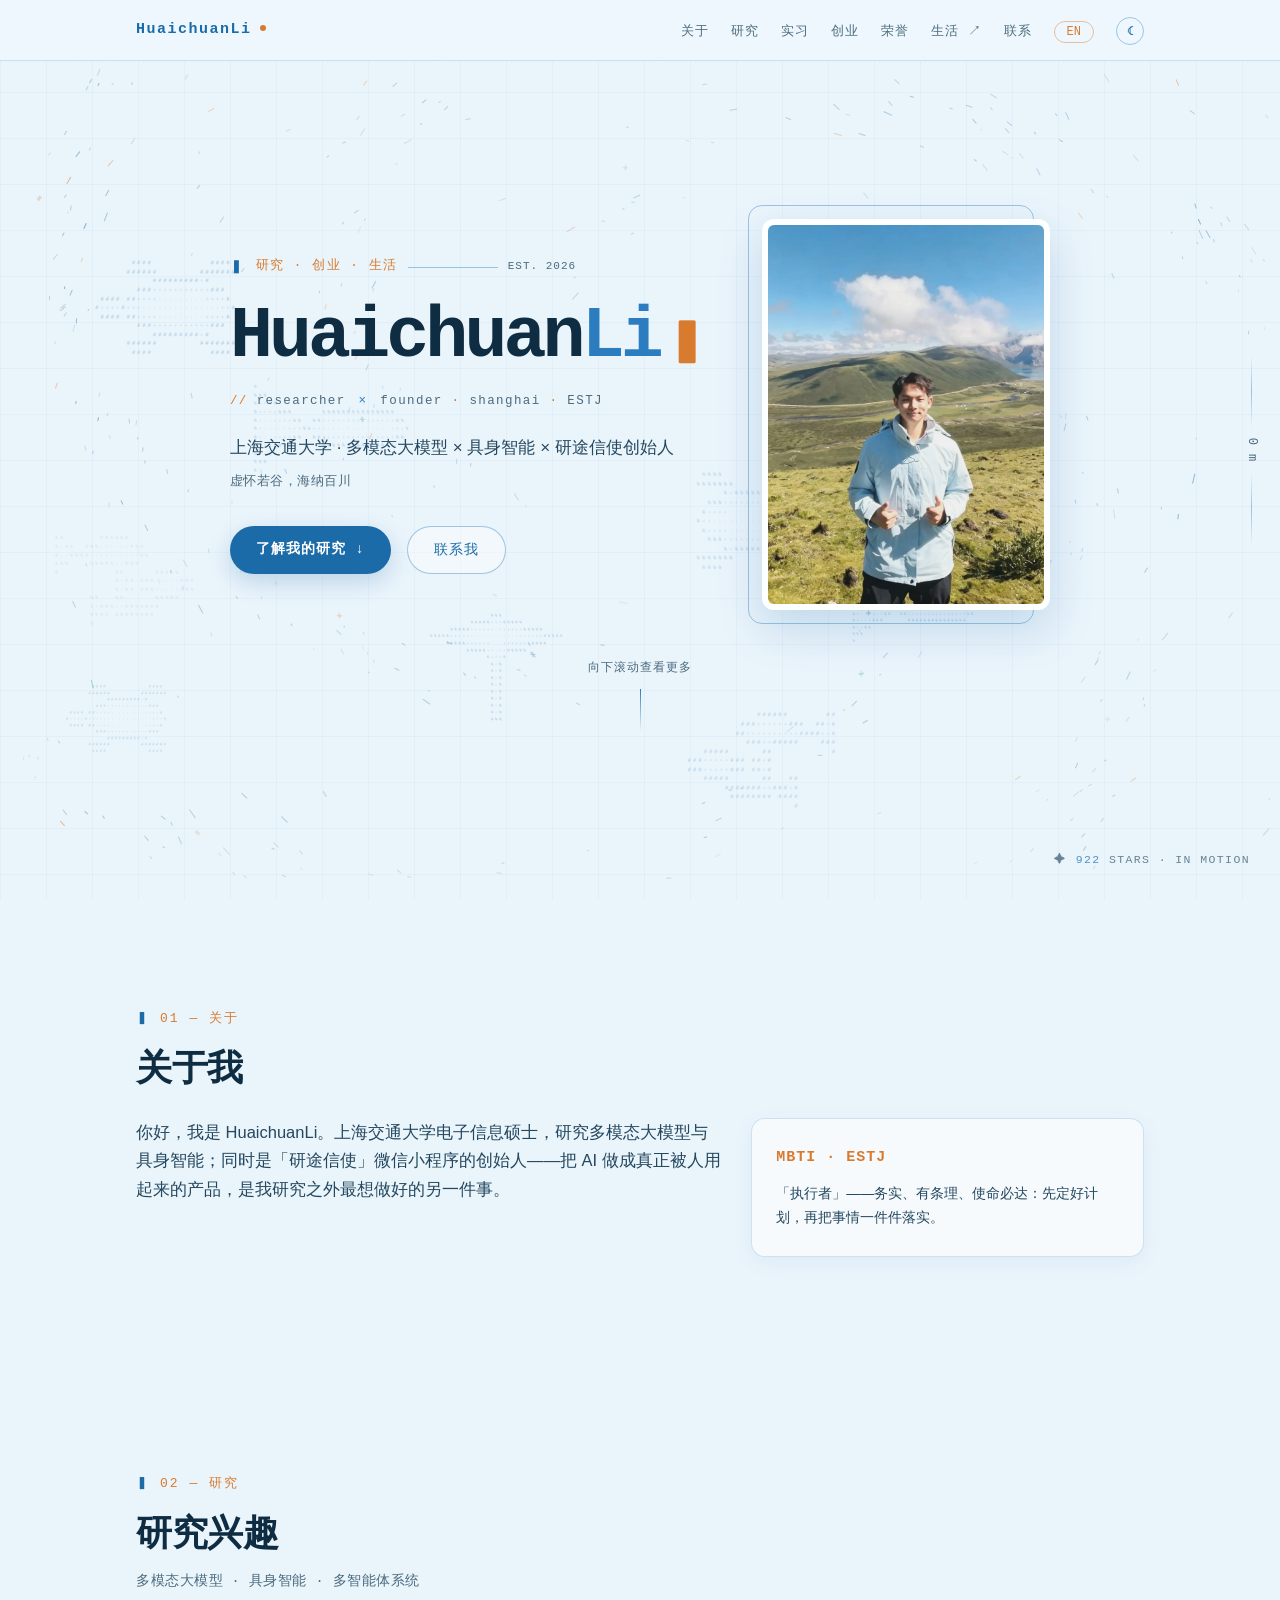
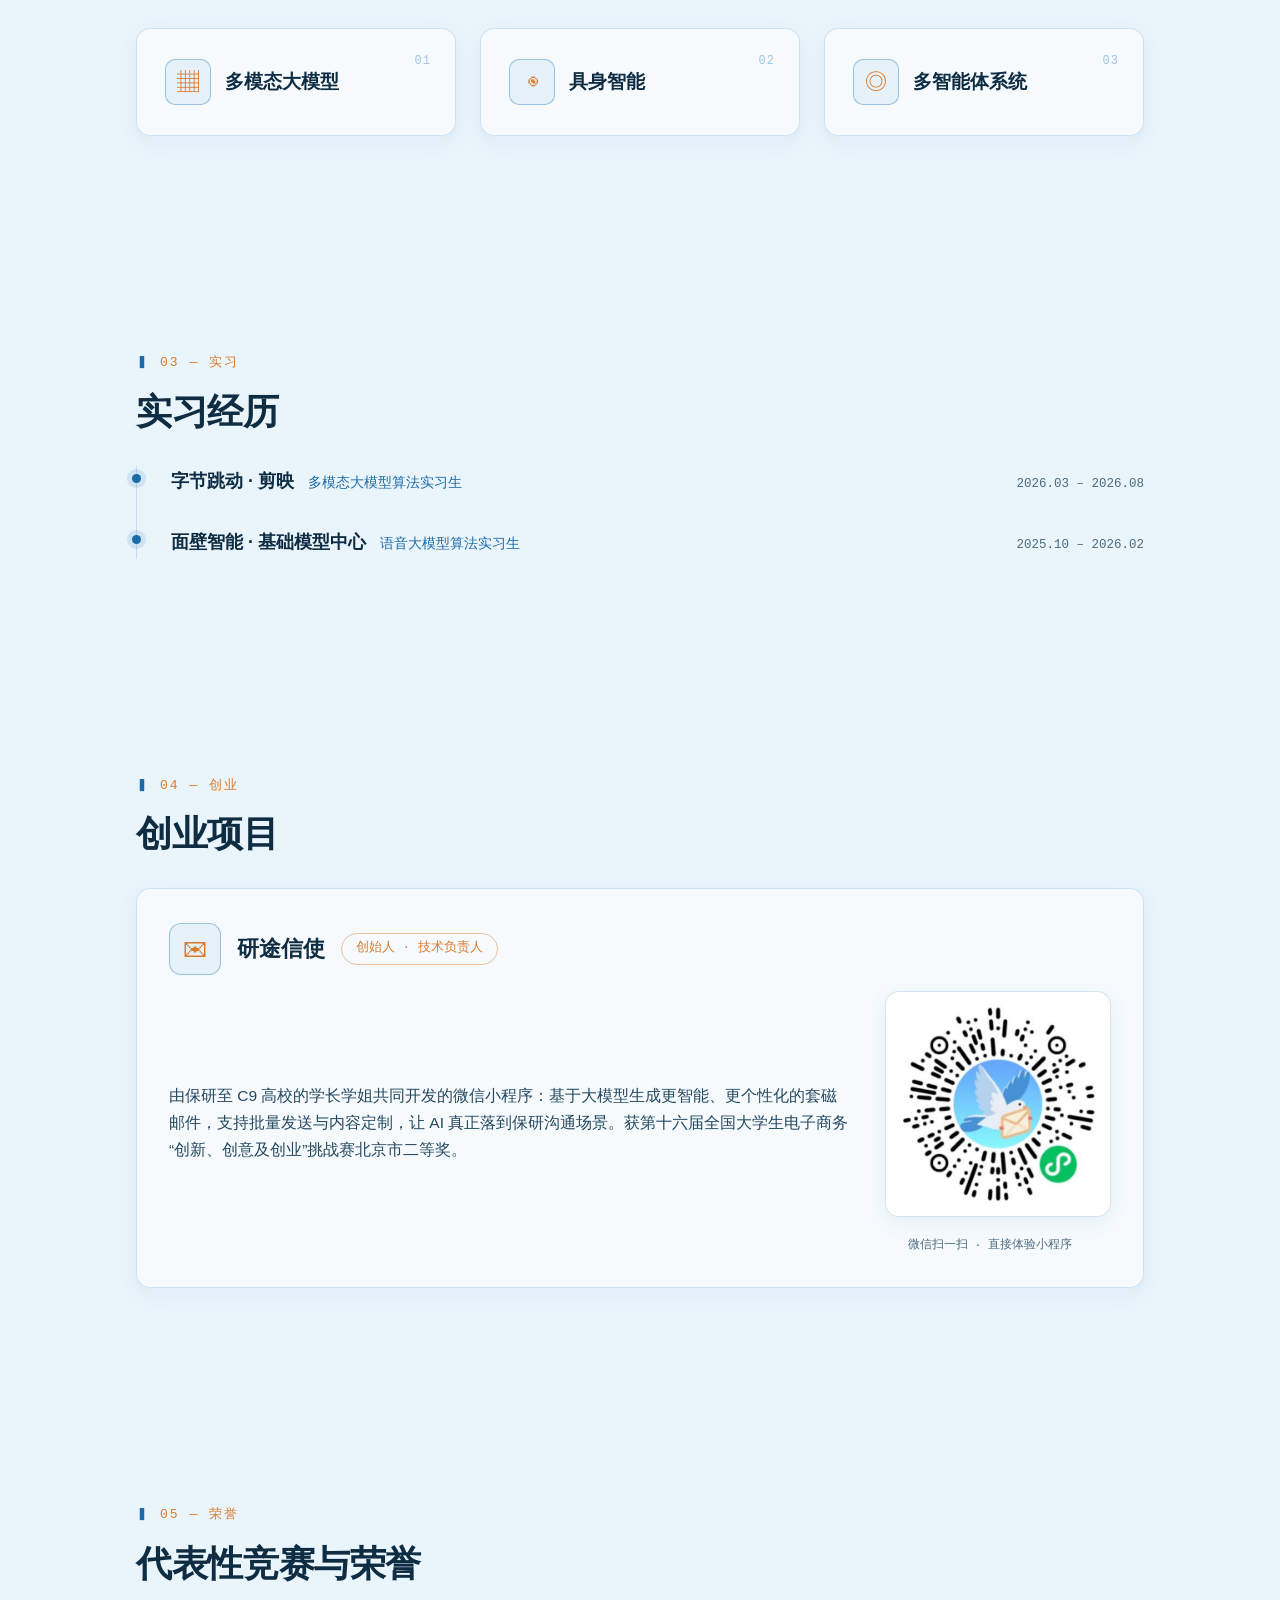
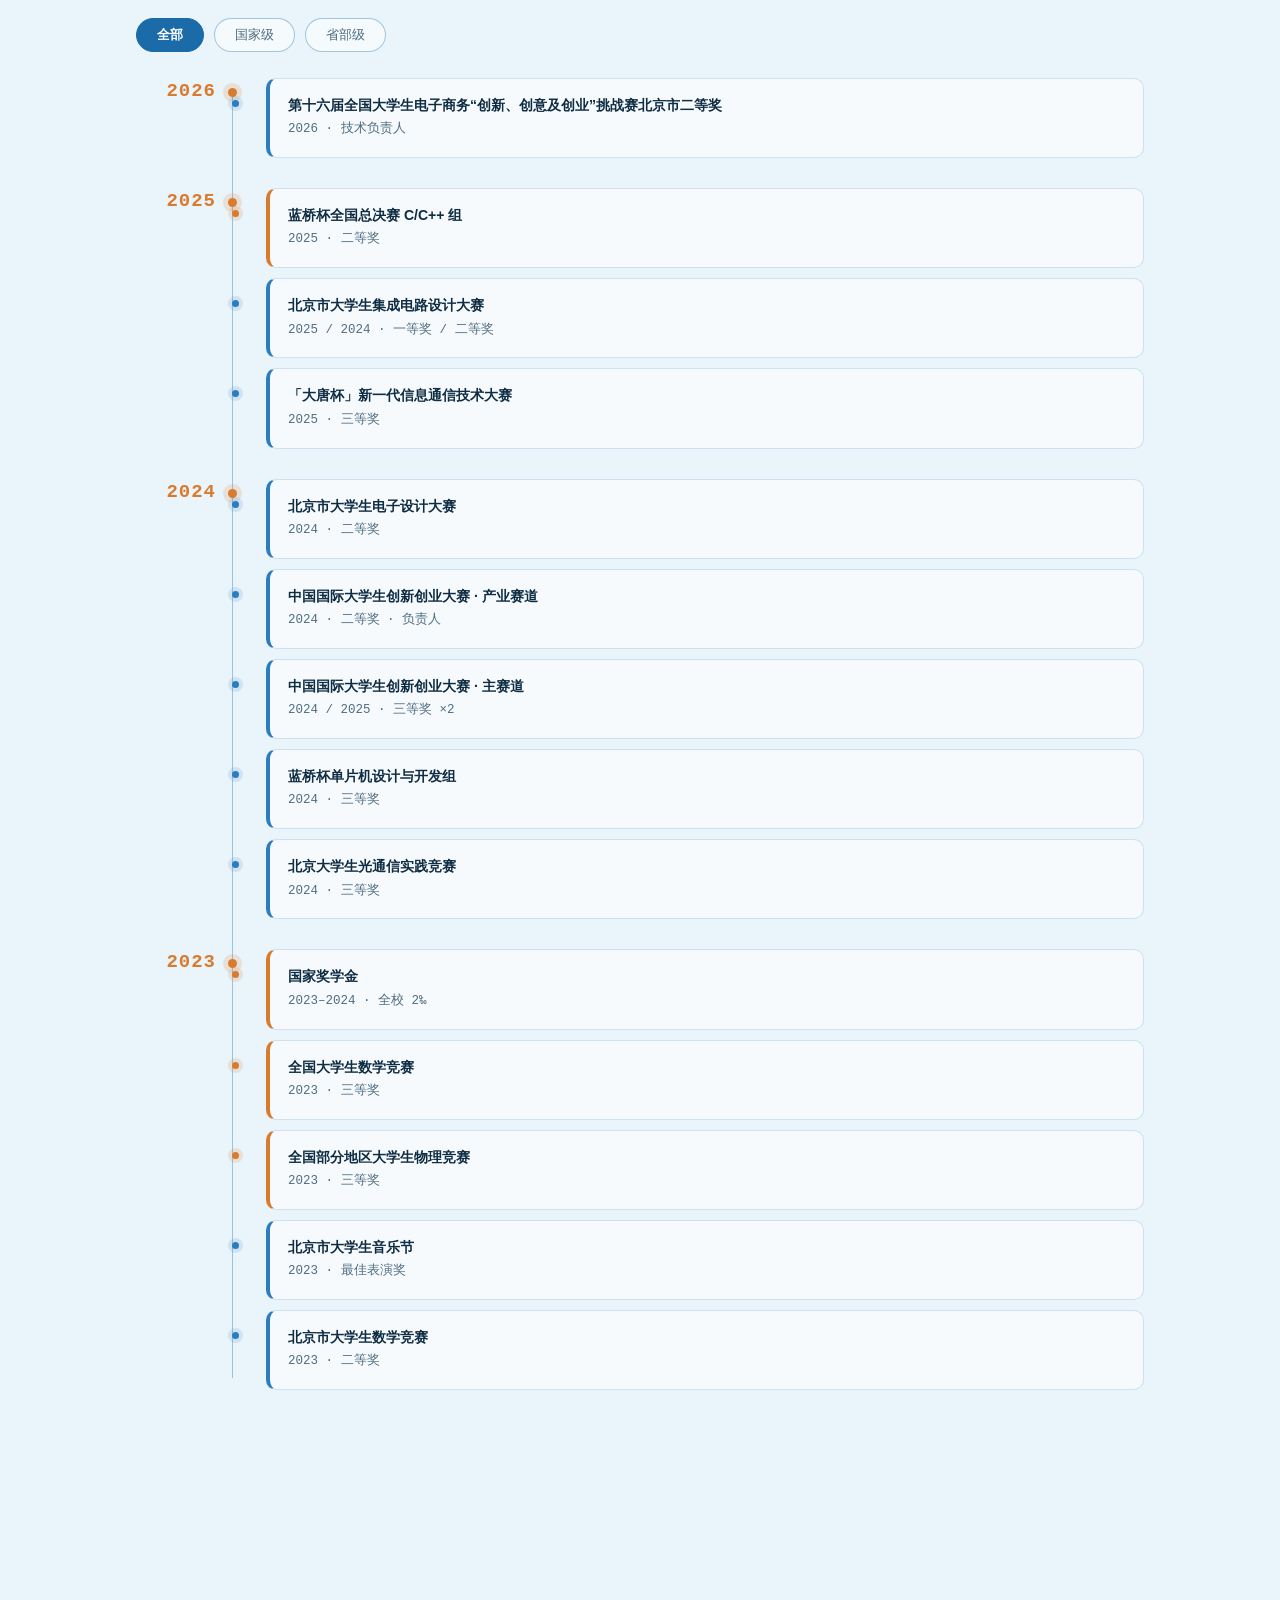
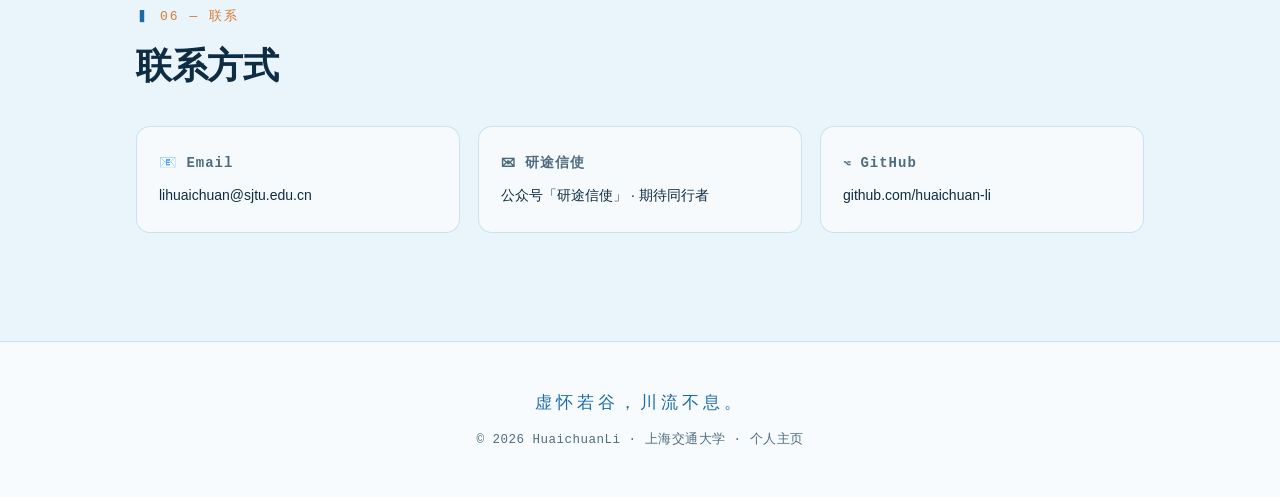
<file: index.html>
<!DOCTYPE html>
<html lang="zh-CN">
<head>
<meta charset="UTF-8">
<meta name="viewport" content="width=device-width, initial-scale=1.0">
<title>HuaichuanLi · 个人主页</title>
<meta name="description" content="HuaichuanLi · 上海交通大学多模态大模型方向研究生 · 具身智能 · 「研途信使」创始人">
<link rel="icon" href="assets/favicon.svg" type="image/svg+xml">
<meta property="og:type" content="profile">
<meta property="og:title" content="HuaichuanLi · Personal Homepage">
<meta property="og:description" content="SJTU · Multimodal LLM × Embodied Intelligence × Founder of Yantu Messenger">
<meta property="og:image" content="https://huaichuan-li.github.io/assets/portrait.jpg">
<meta name="theme-color" content="#EAF4FB" id="themeColor">
<link rel="stylesheet" href="css/style.css">
<script>
document.documentElement.classList.add("js");
/* 兜底：若动画脚本 3s 内未就绪，解除隐藏，保证内容始终可达 */
setTimeout(function () {
  if (!window.__SIGNAL_DEEP_READY) document.documentElement.classList.remove("js");
}, 3000);
</script>
</head>
<body class="sea">
<script>try{if(localStorage.getItem("lemon-sky")==="abyss"){document.body.classList.add("abyss");var m=document.getElementById("themeColor");if(m)m.content="#081624";}}catch(e){}</script>

<a class="skip-link" href="#main"><span class="zh">跳到主内容</span><span class="en">Skip to content</span></a>
<div class="sea-bg" aria-hidden="true"></div>
<div class="depth-meter" id="depthMeter" aria-hidden="true"><span class="dm-line"></span><span class="dm-val" id="depthVal">0 m</span><span class="dm-line"></span></div>

<nav class="nav" id="nav">
  <div class="nav-inner">
    <a href="#hero" class="nav-logo">HuaichuanLi<span class="nav-dot"></span></a>
    <button class="nav-burger" id="navBurger" aria-label="菜单" aria-controls="navLinks" aria-expanded="false"><span></span><span></span><span></span></button>
    <ul class="nav-links" id="navLinks">
      <li><a href="#about"><span class="zh">关于</span><span class="en">about</span></a></li>
      <li><a href="#research"><span class="zh">研究</span><span class="en">research</span></a></li>
      <li><a href="#intern"><span class="zh">实习</span><span class="en">intern</span></a></li>
      <li><a href="#venture"><span class="zh">创业</span><span class="en">venture</span></a></li>
      <li><a href="#honors"><span class="zh">荣誉</span><span class="en">honors</span></a></li>
      <li><a href="life.html"><span class="zh">生活 ↗</span><span class="en">life ↗</span></a></li>
      <li><a href="#contact"><span class="zh">联系</span><span class="en">contact</span></a></li>
      <li><button class="lang-toggle" id="langToggle" aria-label="Switch to English" aria-pressed="false">EN</button></li>
      <li><button class="sky-toggle" id="skyToggle" aria-label="切换深色模式" aria-pressed="false">☾</button></li>
    </ul>
  </div>
</nav>

<header class="hero" id="hero">
  <div class="container hero-grid">
    <div class="hero-text">
      <p class="hero-label reveal"><span class="hl-mark">▍</span><span class="zh">研究 · 创业 · 生活</span><span class="en">Research · Venture · Life</span><span class="hl-rule"></span><span class="hl-id">EST. 2026</span></p>

      <h1 class="hero-name" aria-label="HuaichuanLi">
        <span class="hn-ch" style="--i:0" aria-hidden="true">H</span><span class="hn-ch" style="--i:1" aria-hidden="true">u</span><span class="hn-ch" style="--i:2" aria-hidden="true">a</span><span class="hn-ch" style="--i:3" aria-hidden="true">i</span><span class="hn-ch" style="--i:4" aria-hidden="true">c</span><span class="hn-ch" style="--i:5" aria-hidden="true">h</span><span class="hn-ch" style="--i:6" aria-hidden="true">u</span><span class="hn-ch" style="--i:7" aria-hidden="true">a</span><span class="hn-ch" style="--i:8" aria-hidden="true">n</span><span class="hn-ch hn-accent" style="--i:9" aria-hidden="true">L</span><span class="hn-ch hn-accent" style="--i:10" aria-hidden="true">i</span><span class="hn-cursor" aria-hidden="true">▍</span>
      </h1>

      <p class="hero-slug reveal"><span class="slug-sym">//</span> researcher <span class="slug-x">×</span> founder <span class="slug-sym">·</span> shanghai <span class="slug-sym">·</span> ESTJ</p>
      <p class="hero-tagline reveal"><span class="zh">上海交通大学 · 多模态大模型 × 具身智能 × 研途信使创始人</span><span class="en">SJTU · Multimodal LLM × Embodied Intelligence × Founder of Yantu Messenger</span></p>
      <p class="hero-note reveal"><span class="zh">虚怀若谷，海纳百川</span><span class="en">Humble as a valley, vast as the sea</span></p>
      <div class="hero-cta reveal">
        <a href="#research" class="btn btn-solid"><span class="zh">了解我的研究 ↓</span><span class="en">Explore my research ↓</span></a>
        <a href="#contact" class="btn btn-ghost"><span class="zh">联系我</span><span class="en">Contact</span></a>
      </div>
    </div>
    <figure class="hero-portrait reveal">
      <picture>
        <source srcset="assets/portrait.webp" type="image/webp">
        <img src="assets/portrait.jpg" alt="HuaichuanLi 的户外肖像" class="portrait-img" width="330" height="452" fetchpriority="high" decoding="async">
      </picture>
    </figure>
  </div>
  <div class="hero-scroll"><span class="zh">向下滚动查看更多</span><span class="en">Scroll to explore</span><i></i></div>
  <div class="star-legend" aria-hidden="true">✦ <b id="starCount">—</b> STARS · IN MOTION</div>
</header>

<main id="main" tabindex="-1">

<section class="section" id="about">
  <div class="container">
    <p class="section-label reveal">01 — <span class="zh">关于</span><span class="en">ABOUT</span></p>
    <h2 class="section-title reveal"><span class="zh">关于我</span><span class="en">About Me</span></h2>
    <div class="about-grid">
      <div class="about-text reveal">
        <p><span class="zh">你好，我是 HuaichuanLi。上海交通大学电子信息硕士，研究多模态大模型与具身智能；同时是「研途信使」微信小程序的创始人——把 AI 做成真正被人用起来的产品，是我研究之外最想做好的另一件事。</span><span class="en">Hello, I'm HuaichuanLi. A master's student in Electronic Information at SJTU, researching multimodal LLMs and embodied intelligence. I also founded the "Yantu Messenger" WeChat mini program — turning AI into products people actually use is what I care about most beyond research.</span></p>
      </div>
      <aside class="about-card reveal">
        <h4>MBTI · ESTJ</h4>
        <p><span class="zh">「执行者」——务实、有条理、使命必达：先定好计划，再把事情一件件落实。</span><span class="en">"The Executive" — pragmatic, organized, mission-driven: set the plan, then follow it through.</span></p>
      </aside>
    </div>
  </div>
</section>

<section class="section" id="research">
  <div class="container">
    <p class="section-label reveal">02 — <span class="zh">研究</span><span class="en">RESEARCH</span></p>
    <h2 class="section-title reveal"><span class="zh">研究兴趣</span><span class="en">Research Interests</span></h2>
    <p class="section-sub reveal"><span class="zh">多模态大模型 · 具身智能 · 多智能体系统</span><span class="en">Multimodal LLMs · Embodied Intelligence · Multi-Agent Systems</span></p>
    <div class="route-grid">

      <article class="route-card reveal">
        <div class="route-head">
          <span class="route-glyph">▦</span>
          <h3><span class="zh">多模态大模型</span><span class="en">Multimodal LLM</span></h3>
        </div>
      </article>

      <article class="route-card reveal">
        <div class="route-head">
          <span class="route-glyph">◉</span>
          <h3><span class="zh">具身智能</span><span class="en">Embodied Intelligence</span></h3>
        </div>
      </article>

      <article class="route-card reveal">
        <div class="route-head">
          <span class="route-glyph">◎</span>
          <h3><span class="zh">多智能体系统</span><span class="en">Multi-Agent Systems</span></h3>
        </div>
      </article>

    </div>
  </div>
</section>

<section class="section" id="intern">
  <div class="container">
    <p class="section-label reveal">03 — <span class="zh">实习</span><span class="en">INTERNSHIPS</span></p>
    <h2 class="section-title reveal"><span class="zh">实习经历</span><span class="en">Internships</span></h2>
    <div class="log-list">

      <article class="log-item reveal">
        <div class="log-head">
          <h3><span class="zh">字节跳动 · 剪映</span><span class="en">ByteDance · CapCut</span></h3>
          <span class="log-role"><span class="zh">多模态大模型算法实习生</span><span class="en">Multimodal LLM Algorithm Intern</span></span>
          <span class="log-time">2026.03 – 2026.08</span>
        </div>
      </article>

      <article class="log-item reveal">
        <div class="log-head">
          <h3><span class="zh">面壁智能 · 基础模型中心</span><span class="en">Modelbest · Foundation Model Center</span></h3>
          <span class="log-role"><span class="zh">语音大模型算法实习生</span><span class="en">Speech LLM Algorithm Intern</span></span>
          <span class="log-time">2025.10 – 2026.02</span>
        </div>
      </article>

    </div>
  </div>
</section>

<section class="section" id="venture">
  <div class="container">
    <p class="section-label reveal">04 — <span class="zh">创业</span><span class="en">VENTURE</span></p>
    <h2 class="section-title reveal"><span class="zh">创业项目</span><span class="en">Startup Project</span></h2>
    <article class="venture-card reveal">
      <div class="venture-head">
        <span class="venture-glyph">✉</span>
        <h3><span class="zh">研途信使</span><span class="en">Yantu Messenger</span></h3>
        <span class="venture-badge"><span class="zh">创始人 · 技术负责人</span><span class="en">Founder · Tech Lead</span></span>
      </div>
      <div class="venture-body">
        <div class="venture-copy">
          <p><span class="zh">由保研至 C9 高校的学长学姐共同开发的微信小程序：基于大模型生成更智能、更个性化的套磁邮件，支持批量发送与内容定制，让 AI 真正落到保研沟通场景。获第十六届全国大学生电子商务“创新、创意及创业”挑战赛北京市二等奖。</span><span class="en">A WeChat mini program built with seniors admitted to C9 universities: LLM-powered, personalized outreach emails with bulk sending and customization — AI landing squarely in the grad-school-admission scenario. It won 2nd Prize in Beijing at the 16th National College Student E-Commerce “Innovation, Creativity and Entrepreneurship” Challenge.</span></p>
        </div>
        <figure class="venture-qr">
          <div class="qr-frame">
            <picture>
              <source srcset="assets/yantu-miniapp-qr.webp" type="image/webp">
              <img src="assets/yantu-miniapp-qr.png" alt="研途信使微信小程序码，用微信扫一扫打开" width="240" height="240" loading="lazy" decoding="async">
            </picture>
          </div>
          <figcaption><span class="zh">微信扫一扫 · 直接体验小程序</span><span class="en">Scan in WeChat to open the mini program</span></figcaption>
        </figure>
      </div>
    </article>
  </div>
</section>

<section class="section" id="honors">
  <div class="container">
    <p class="section-label reveal">05 — <span class="zh">荣誉</span><span class="en">HONORS</span></p>
    <h2 class="section-title reveal"><span class="zh">代表性竞赛与荣誉</span><span class="en">Selected Awards &amp; Honors</span></h2>
    <div class="filter-bar reveal" id="awardFilter">
      <button class="filter-btn active" data-filter="all" aria-pressed="true"><span class="zh">全部</span><span class="en">All</span></button>
      <button class="filter-btn" data-filter="national" aria-pressed="false"><span class="zh">国家级</span><span class="en">National</span></button>
      <button class="filter-btn" data-filter="provincial" aria-pressed="false"><span class="zh">省部级</span><span class="en">Provincial</span></button>
    </div>
    <div class="awards-timeline" id="awardsGrid">
      <div class="tl-year-group">
        <p class="tl-year-label">2026</p>
        <div class="tl-year-items">
          <div class="award award-provincial reveal"><h4><span class="zh">第十六届全国大学生电子商务“创新、创意及创业”挑战赛北京市二等奖</span><span class="en">16th National College Student E-Commerce “Innovation, Creativity and Entrepreneurship” Challenge · Beijing 2nd Prize</span></h4><p>2026 · <span class="zh">技术负责人</span><span class="en">Tech Lead</span></p></div>
        </div>
      </div>
      <div class="tl-year-group">
        <p class="tl-year-label">2025</p>
        <div class="tl-year-items">
          <div class="award award-national reveal"><h4><span class="zh">蓝桥杯全国总决赛 C/C++ 组</span><span class="en">Lanqiao Cup National Finals C/C++</span></h4><p>2025 · <span class="zh">二等奖</span><span class="en">2nd Prize</span></p></div>
          <div class="award award-provincial reveal"><h4><span class="zh">北京市大学生集成电路设计大赛</span><span class="en">Beijing IC Design Contest</span></h4><p>2025 / 2024 · <span class="zh">一等奖 / 二等奖</span><span class="en">1st / 2nd Prize</span></p></div>
          <div class="award award-provincial reveal"><h4><span class="zh">「大唐杯」新一代信息通信技术大赛</span><span class="en">"Datang Cup" ICT Contest</span></h4><p>2025 · <span class="zh">三等奖</span><span class="en">3rd Prize</span></p></div>
        </div>
      </div>
      <div class="tl-year-group">
        <p class="tl-year-label">2024</p>
        <div class="tl-year-items">
          <div class="award award-provincial reveal"><h4><span class="zh">北京市大学生电子设计大赛</span><span class="en">Beijing Electronic Design Contest</span></h4><p>2024 · <span class="zh">二等奖</span><span class="en">2nd Prize</span></p></div>
          <div class="award award-provincial reveal"><h4><span class="zh">中国国际大学生创新创业大赛 · 产业赛道</span><span class="en">Intl. Innovation Competition · Industry Track</span></h4><p>2024 · <span class="zh">二等奖 · 负责人</span><span class="en">2nd Prize · Lead</span></p></div>
          <div class="award award-provincial reveal"><h4><span class="zh">中国国际大学生创新创业大赛 · 主赛道</span><span class="en">Intl. Innovation Competition · Main Track</span></h4><p>2024 / 2025 · <span class="zh">三等奖 ×2</span><span class="en">3rd Prize ×2</span></p></div>
          <div class="award award-provincial reveal"><h4><span class="zh">蓝桥杯单片机设计与开发组</span><span class="en">Lanqiao Cup MCU Development</span></h4><p>2024 · <span class="zh">三等奖</span><span class="en">3rd Prize</span></p></div>
          <div class="award award-provincial reveal"><h4><span class="zh">北京大学生光通信实践竞赛</span><span class="en">Beijing Optical Communication Contest</span></h4><p>2024 · <span class="zh">三等奖</span><span class="en">3rd Prize</span></p></div>
        </div>
      </div>
      <div class="tl-year-group">
        <p class="tl-year-label">2023</p>
        <div class="tl-year-items">
          <div class="award award-national reveal"><h4><span class="zh">国家奖学金</span><span class="en">National Scholarship</span></h4><p>2023–2024 · <span class="zh">全校 2‰</span><span class="en">Top 0.2%</span></p></div>
          <div class="award award-national reveal"><h4><span class="zh">全国大学生数学竞赛</span><span class="en">National Mathematics Competition</span></h4><p>2023 · <span class="zh">三等奖</span><span class="en">3rd Prize</span></p></div>
          <div class="award award-national reveal"><h4><span class="zh">全国部分地区大学生物理竞赛</span><span class="en">Regional Physics Competition</span></h4><p>2023 · <span class="zh">三等奖</span><span class="en">3rd Prize</span></p></div>
          <div class="award award-provincial reveal"><h4><span class="zh">北京市大学生音乐节</span><span class="en">Beijing College Music Festival</span></h4><p>2023 · <span class="zh">最佳表演奖</span><span class="en">Best Performance</span></p></div>
          <div class="award award-provincial reveal"><h4><span class="zh">北京市大学生数学竞赛</span><span class="en">Beijing Mathematics Competition</span></h4><p>2023 · <span class="zh">二等奖</span><span class="en">2nd Prize</span></p></div>
        </div>
      </div>
    </div>
  </div>
</section>

<section class="section contact" id="contact">
  <div class="container">
    <p class="section-label reveal">06 — <span class="zh">联系</span><span class="en">CONTACT</span></p>
    <h2 class="section-title reveal"><span class="zh">联系方式</span><span class="en">Get in Touch</span></h2>
    <div class="contact-grid">
      <a class="contact-card reveal" href="mailto:lihuaichuan@sjtu.edu.cn"><h4>📧 Email</h4><p>lihuaichuan@sjtu.edu.cn</p></a>
      <div class="contact-card reveal"><h4>✉ <span class="zh">研途信使</span><span class="en">Yantu Messenger</span></h4><p><span class="zh">公众号「研途信使」 · 期待同行者</span><span class="en">Official account · join the journey</span></p></div>
      <a class="contact-card reveal" href="https://github.com/huaichuan-li" target="_blank" rel="noopener"><h4>⌥ GitHub</h4><p>github.com/huaichuan-li</p></a>
    </div>
  </div>
</section>

</main>

<footer class="footer">
  <p class="footer-quote"><span class="zh">虚怀若谷，川流不息。</span><span class="en">Stay humble, keep flowing.</span></p>
  <p class="footer-meta">© 2026 HuaichuanLi · <span class="zh">上海交通大学</span><span class="en">Shanghai Jiao Tong University</span> · <span class="zh">个人主页</span><span class="en">Personal Homepage</span></p>
</footer>

<script defer src="js/creatures.js"></script>
<script defer src="js/cosmos.js"></script>
<script defer src="js/sea.js"></script>
<script defer src="js/main.js"></script>
</body>
</html>
</file>
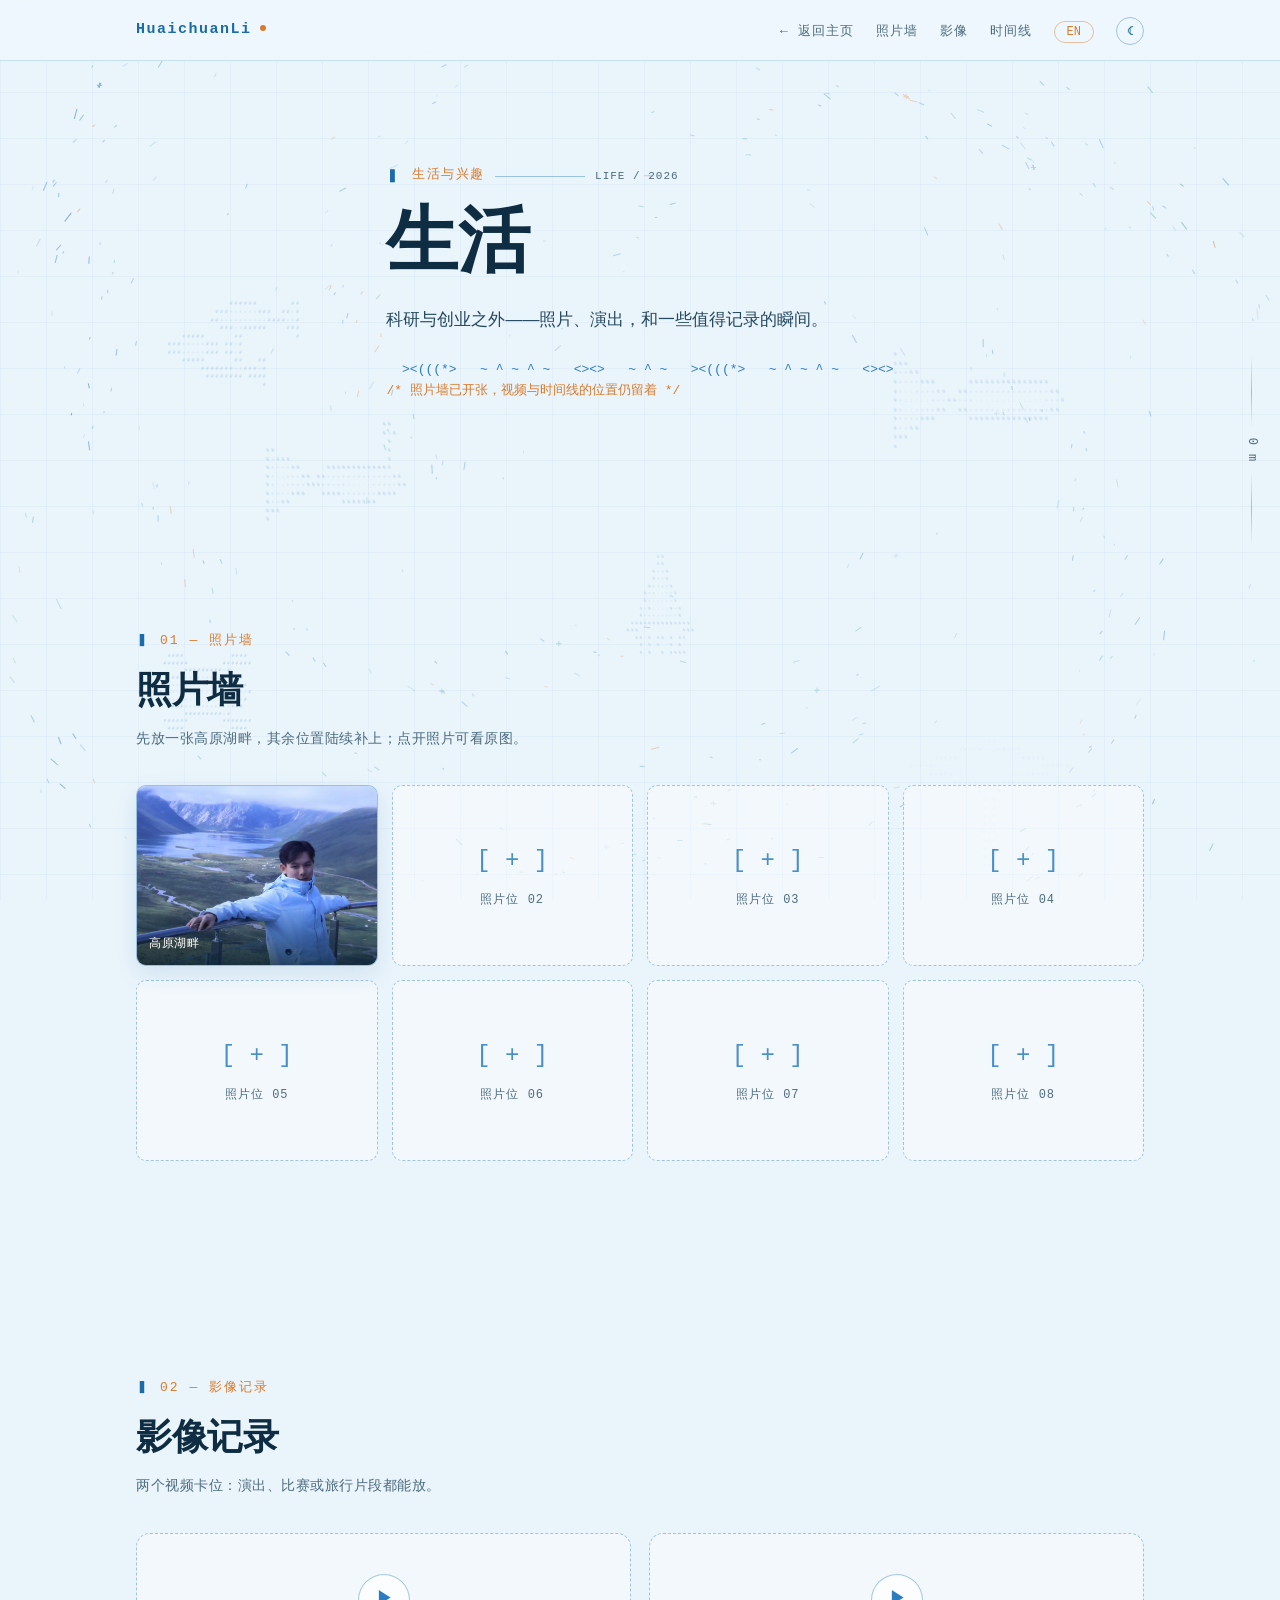
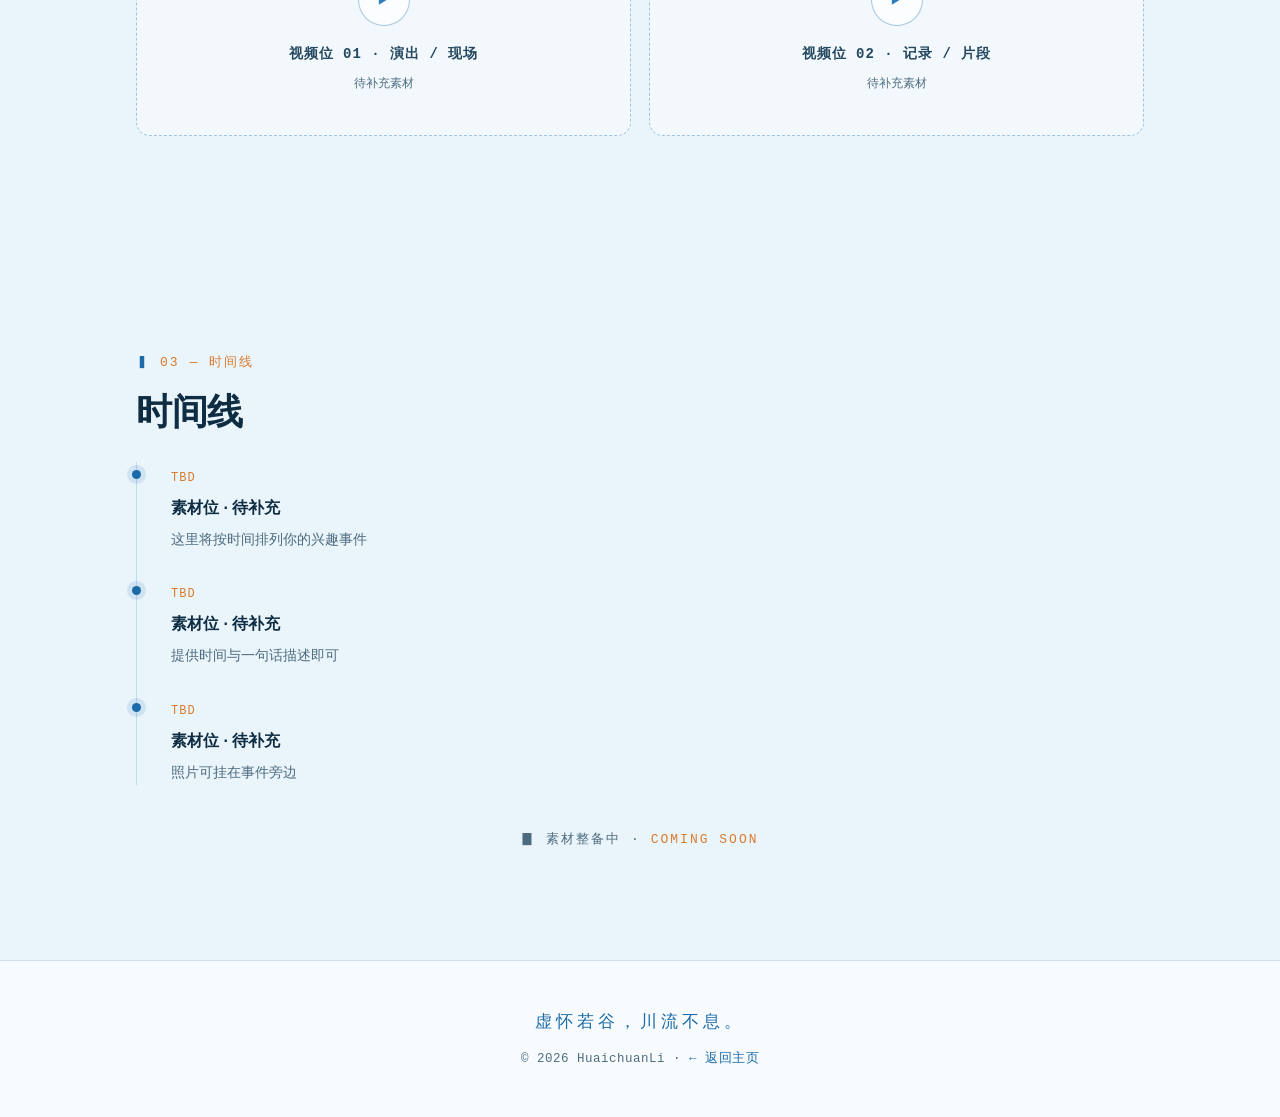
<file: life.html>
<!DOCTYPE html>
<html lang="zh-CN">
<head>
<meta charset="UTF-8">
<meta name="viewport" content="width=device-width, initial-scale=1.0">
<title>HuaichuanLi · 生活 / Life</title>
<meta name="description" content="HuaichuanLi 的兴趣与生活：照片墙、影像记录与时间线 · 素材整理中">
<link rel="icon" href="assets/favicon.svg" type="image/svg+xml">
<meta name="theme-color" content="#EAF4FB" id="themeColor">
<link rel="stylesheet" href="css/style.css">
<script>
document.documentElement.classList.add("js");
/* 兜底：若动画脚本 3s 内未就绪，解除隐藏，保证内容始终可达 */
setTimeout(function () {
  if (!window.__SIGNAL_DEEP_READY) document.documentElement.classList.remove("js");
}, 3000);
</script>
<style>
/* ---- life.html 专属 ---- */
.log-banner { font-family: var(--mono); color: var(--teal); font-size: 13px; line-height: 1.6; white-space: pre; overflow-x: auto; padding: 26px 0 6px; }
.log-banner span { color: var(--amber); }

.photo-wall { display: grid; grid-template-columns: repeat(4, 1fr); gap: 14px; margin-top: 26px; }
.photo-slot {
  aspect-ratio: 4 / 3; border: 1.5px dashed var(--line-strong); border-radius: 10px;
  display: flex; flex-direction: column; align-items: center; justify-content: center; gap: 8px;
  color: var(--muted); background: rgba(255, 255, 255, .38);
  transition: border-color .25s, background .25s, box-shadow .25s; cursor: default;
}
.photo-slot:hover { border-color: var(--teal); background: rgba(44, 125, 191, .08); box-shadow: 0 10px 24px rgba(27, 107, 168, .10); }
.photo-slot .ps-icon { font-size: 24px; font-family: var(--mono); color: var(--teal); opacity: .85; }
.photo-slot .ps-label { font-family: var(--mono); font-size: 12px; letter-spacing: 1px; }
.photo-slot img { width: 100%; height: 100%; object-fit: cover; border-radius: 10px; }
/* 已填充的照片格：去掉虚线占位，加图注与点开原图 */
.photo-slot--filled {
  display: block; position: relative; overflow: hidden; padding: 0;
  border-style: solid; background: var(--bg-base); cursor: pointer;
  box-shadow: 0 8px 22px rgba(27, 107, 168, .12);
}
.photo-slot--filled:hover { border-color: var(--teal); box-shadow: 0 14px 32px rgba(27, 107, 168, .22); }
.photo-slot--filled picture, .photo-slot--filled img { display: block; width: 100%; height: 100%; }
.photo-slot--filled img { border-radius: 0; object-position: center 32%; transition: transform .45s ease; }
.photo-slot--filled:hover img { transform: scale(1.05); }
.photo-slot--filled .ps-caption {
  position: absolute; left: 0; right: 0; bottom: 0; padding: 30px 12px 10px;
  background: linear-gradient(180deg, transparent, rgba(8, 30, 48, .74));
  color: #fff; font-family: var(--mono); font-size: 12px; letter-spacing: .5px;
  text-align: left; pointer-events: none;
}
.photo-slot--filled .ps-open {
  position: absolute; top: 8px; right: 10px; width: 24px; height: 24px;
  display: flex; align-items: center; justify-content: center;
  border-radius: 50%; background: rgba(8, 30, 48, .46); color: #fff;
  font-family: var(--mono); font-size: 13px; opacity: 0;
  transition: opacity .25s; pointer-events: none;
}
.photo-slot--filled:hover .ps-open, .photo-slot--filled:focus-visible .ps-open { opacity: 1; }
body.abyss .photo-slot--filled { background: var(--bg-base); }

.video-row { display: grid; grid-template-columns: 1fr 1fr; gap: 18px; margin-top: 26px; }
.video-slot {
  border: 1.5px dashed var(--line-strong); border-radius: var(--radius);
  padding: 40px 30px; text-align: center; color: var(--muted);
  background: rgba(255, 255, 255, .38); transition: border-color .25s, background .25s;
}
.video-slot:hover { border-color: var(--amber); background: rgba(217, 123, 46, .06); }
.video-slot .vs-play {
  width: 52px; height: 52px; border-radius: 50%; margin: 0 auto 16px;
  border: 1px solid var(--line-strong); color: var(--teal);
  display: flex; align-items: center; justify-content: center; font-size: 18px;
  font-family: var(--mono); padding-left: 3px; background: rgba(255, 255, 255, .7);
}
.video-slot h4 { font-family: var(--mono); font-size: 14px; color: var(--ink); letter-spacing: 1px; }
.video-slot p { font-family: var(--mono); font-size: 12px; margin-top: 8px; }

.life-timeline { margin-top: 26px; border-left: 1px solid var(--line); padding-left: 34px; display: grid; gap: 26px; }
.lt-item { position: relative; }
.lt-item::before {
  content: ""; position: absolute; left: -39px; top: 8px;
  width: 9px; height: 9px; border-radius: 50%;
  background: var(--blue); box-shadow: 0 0 0 5px rgba(44, 125, 191, .14);
}
.lt-item .lt-year { font-family: var(--mono); font-size: 12px; color: var(--amber); letter-spacing: 1px; }
.lt-item h4 { font-size: 16px; color: var(--foam); margin: 4px 0 6px; }
.lt-item p { font-size: 14px; color: var(--muted); font-family: var(--mono); }

.coming-note {
  margin-top: 44px; text-align: center; font-family: var(--mono); font-size: 13px;
  color: var(--muted); letter-spacing: 2px;
}
.coming-note b { color: var(--amber); font-weight: 500; }

@media (max-width: 900px) {
  .photo-wall { grid-template-columns: repeat(2, 1fr); }
  .video-row { grid-template-columns: 1fr; }
}
body.abyss .photo-slot, body.abyss .video-slot { background: rgba(255, 255, 255, .04); }
body.abyss .photo-slot:hover { background: rgba(140, 203, 238, .10); }
body.abyss .video-slot:hover { background: rgba(232, 164, 92, .10); }
body.abyss .video-slot .vs-play { background: rgba(255, 255, 255, .08); }
</style>
</head>
<body class="sea">
<script>try{if(localStorage.getItem("lemon-sky")==="abyss"){document.body.classList.add("abyss");var m=document.getElementById("themeColor");if(m)m.content="#081624";}}catch(e){}</script>

<a class="skip-link" href="#main"><span class="zh">跳到主内容</span><span class="en">Skip to content</span></a>
<div class="sea-bg" aria-hidden="true"></div>
<div class="depth-meter" id="depthMeter" aria-hidden="true"><span class="dm-line"></span><span class="dm-val" id="depthVal">0 m</span><span class="dm-line"></span></div>

<nav class="nav" id="nav">
  <div class="nav-inner">
    <a href="index.html" class="nav-logo">HuaichuanLi<span class="nav-dot"></span></a>
    <button class="nav-burger" id="navBurger" aria-label="菜单" aria-controls="navLinks" aria-expanded="false"><span></span><span></span><span></span></button>
    <ul class="nav-links" id="navLinks">
      <li><a href="index.html"><span class="zh">← 返回主页</span><span class="en">← Back</span></a></li>
      <li><a href="#photos"><span class="zh">照片墙</span><span class="en">photos</span></a></li>
      <li><a href="#videos"><span class="zh">影像</span><span class="en">videos</span></a></li>
      <li><a href="#timeline"><span class="zh">时间线</span><span class="en">timeline</span></a></li>
      <li><button class="lang-toggle" id="langToggle" aria-label="Switch to English" aria-pressed="false">EN</button></li>
      <li><button class="sky-toggle" id="skyToggle" aria-label="切换深色模式" aria-pressed="false">☾</button></li>
    </ul>
  </div>
</nav>

<header class="hero" id="hero" style="min-height: 58vh;">
  <div class="container">
    <p class="hero-label reveal"><span class="hl-mark">▍</span><span class="zh">生活与兴趣</span><span class="en">Life &amp; Interests</span><span class="hl-rule"></span><span class="hl-id">LIFE / 2026</span></p>
    <h1 class="hero-name reveal" style="font-size: clamp(40px, 6vw, 72px); display: block; letter-spacing: normal;"><span class="zh">生活</span><span class="en">Life</span></h1>
    <p class="hero-tagline reveal"><span class="zh">科研与创业之外——照片、演出，和一些值得记录的瞬间。</span><span class="en">Beyond research and startups — photos, performances, and moments worth keeping.</span></p>
    <pre class="log-banner reveal" aria-hidden="true">  &gt;&lt;(((*&gt;   ~ ^ ~ ^ ~   &lt;&gt;&lt;&gt;   ~ ^ ~   &gt;&lt;(((*&gt;   ~ ^ ~ ^ ~   &lt;&gt;&lt;&gt;
<span class="zh">/* 照片墙已开张，视频与时间线的位置仍留着 */</span><span class="en">/* photo wall is live, slots for videos &amp; timeline remain */</span></pre>
  </div>
</header>

<main id="main" tabindex="-1">

<section class="section" id="photos">
  <div class="container">
    <p class="section-label reveal">01 — <span class="zh">照片墙</span><span class="en">PHOTO WALL</span></p>
    <h2 class="section-title reveal"><span class="zh">照片墙</span><span class="en">Photo Wall</span></h2>
    <p class="section-sub reveal"><span class="zh">先放一张高原湖畔，其余位置陆续补上；点开照片可看原图。</span><span class="en">An alpine lake to start with, more to come — click a photo for the full image.</span></p>
    <div class="photo-wall">
      <a class="photo-slot photo-slot--filled reveal" href="assets/life-lake.jpg" target="_blank" rel="noopener" aria-label="查看高原湖畔照片原图">
        <picture>
          <source srcset="assets/life-lake.webp" type="image/webp">
          <img src="assets/life-lake.jpg" alt="" width="1920" height="1280" loading="lazy" decoding="async">
        </picture>
        <span class="ps-caption"><span class="zh">高原湖畔</span><span class="en">Alpine Lake</span></span>
        <span class="ps-open" aria-hidden="true">↗</span>
      </a>
      <div class="photo-slot reveal"><span class="ps-icon">[ + ]</span><span class="ps-label"><span class="zh">照片位 02</span><span class="en">photo 02</span></span></div>
      <div class="photo-slot reveal"><span class="ps-icon">[ + ]</span><span class="ps-label"><span class="zh">照片位 03</span><span class="en">photo 03</span></span></div>
      <div class="photo-slot reveal"><span class="ps-icon">[ + ]</span><span class="ps-label"><span class="zh">照片位 04</span><span class="en">photo 04</span></span></div>
      <div class="photo-slot reveal"><span class="ps-icon">[ + ]</span><span class="ps-label"><span class="zh">照片位 05</span><span class="en">photo 05</span></span></div>
      <div class="photo-slot reveal"><span class="ps-icon">[ + ]</span><span class="ps-label"><span class="zh">照片位 06</span><span class="en">photo 06</span></span></div>
      <div class="photo-slot reveal"><span class="ps-icon">[ + ]</span><span class="ps-label"><span class="zh">照片位 07</span><span class="en">photo 07</span></span></div>
      <div class="photo-slot reveal"><span class="ps-icon">[ + ]</span><span class="ps-label"><span class="zh">照片位 08</span><span class="en">photo 08</span></span></div>
    </div>
  </div>
</section>

<section class="section" id="videos">
  <div class="container">
    <p class="section-label reveal">02 — <span class="zh">影像记录</span><span class="en">VIDEO LOG</span></p>
    <h2 class="section-title reveal"><span class="zh">影像记录</span><span class="en">Video Log</span></h2>
    <p class="section-sub reveal"><span class="zh">两个视频卡位：演出、比赛或旅行片段都能放。</span><span class="en">Two video slots: performances, contests or trips all fit.</span></p>
    <div class="video-row">
      <div class="video-slot reveal">
        <div class="vs-play">▶</div>
        <h4><span class="zh">视频位 01 · 演出 / 现场</span><span class="en">video 01 · live</span></h4>
        <p><span class="zh">待补充素材</span><span class="en">material pending</span></p>
      </div>
      <div class="video-slot reveal">
        <div class="vs-play">▶</div>
        <h4><span class="zh">视频位 02 · 记录 / 片段</span><span class="en">video 02 · clips</span></h4>
        <p><span class="zh">待补充素材</span><span class="en">material pending</span></p>
      </div>
    </div>
  </div>
</section>

<section class="section" id="timeline">
  <div class="container">
    <p class="section-label reveal">03 — <span class="zh">时间线</span><span class="en">TIMELINE</span></p>
    <h2 class="section-title reveal"><span class="zh">时间线</span><span class="en">Timeline</span></h2>
    <div class="life-timeline">
      <div class="lt-item reveal">
        <span class="lt-year">TBD</span>
        <h4><span class="zh">素材位 · 待补充</span><span class="en">Slot · pending</span></h4>
        <p><span class="zh">这里将按时间排列你的兴趣事件</span><span class="en">interest milestones will line up here</span></p>
      </div>
      <div class="lt-item reveal">
        <span class="lt-year">TBD</span>
        <h4><span class="zh">素材位 · 待补充</span><span class="en">Slot · pending</span></h4>
        <p><span class="zh">提供时间与一句话描述即可</span><span class="en">just a date and one line</span></p>
      </div>
      <div class="lt-item reveal">
        <span class="lt-year">TBD</span>
        <h4><span class="zh">素材位 · 待补充</span><span class="en">Slot · pending</span></h4>
        <p><span class="zh">照片可挂在事件旁边</span><span class="en">photos can attach alongside</span></p>
      </div>
    </div>
    <p class="coming-note reveal"><span class="zh">▊ 素材整备中 · </span><span class="en">▊ material incoming · </span><b>COMING SOON</b></p>
  </div>
</section>

</main>

<footer class="footer">
  <p class="footer-quote"><span class="zh">虚怀若谷，川流不息。</span><span class="en">Stay humble, keep flowing.</span></p>
  <p class="footer-meta">© 2026 HuaichuanLi · <a href="index.html" style="color: var(--blue);"><span class="zh">← 返回主页</span><span class="en">← back home</span></a></p>
</footer>

<script defer src="js/creatures.js"></script>
<script defer src="js/cosmos.js"></script>
<script defer src="js/sea.js"></script>
<script defer src="js/main.js"></script>
</body>
</html>
</file>
<file: css/style.css>
/* ============ SIGNAL DEEP · 浅蓝观测站 ============ */
:root {
  --bg-top: #EAF4FB;
  --bg-base: #E4F1FA;
  --bg-abyss: #CFE5F5;
  --teal: #2C7DBF;          /* 主蓝 */
  --blue: #1B6BA8;          /* 深蓝 */
  --mint: #3E8FC7;          /* 次蓝 */
  --foam: #0E2C42;          /* 标题墨蓝 */
  --ink: #24485F;           /* 正文 */
  --muted: rgba(36, 72, 95, .80);   /* 5.00:1 on #E4F1FA · WCAG AA */
  --line: rgba(44, 125, 191, .20);
  --line-strong: rgba(44, 125, 191, .42);
  --amber: #D97B2E;         /* 暖橙点缀 */
  --card: rgba(255, 255, 255, .58);
  --radius: 14px;
  --mono: ui-monospace, "SF Mono", SFMono-Regular, Menlo, Consolas, "Courier New", monospace;
}
* { margin: 0; padding: 0; box-sizing: border-box; }
html { scroll-behavior: smooth; }
/* 键盘焦点：AA 2.4.7，仅键盘操作显示，不干扰鼠标点击 */
:focus-visible {
  outline: 3px solid var(--blue);   /* 4.92:1 浅海 / 高对比深空，满足非文本 3:1 */
  outline-offset: 3px;
  border-radius: 3px;
}
/* 跳转到主内容：AA 2.4.1 */
.skip-link {
  position: fixed; left: 14px; top: -80px; z-index: 200;
  background: var(--blue); color: #fff; font-family: var(--mono); font-size: 13px;
  padding: 10px 18px; border-radius: 0 0 8px 8px; transition: top .2s ease;
}
.skip-link:focus { top: 0; }
/* skip link 落入的容器本身不需要焦点环，避免整页出现巨型描边 */
main:focus { outline: none; }
@media (prefers-reduced-motion: reduce) { .skip-link { transition: none; } }
body {
  font-family: -apple-system, "PingFang SC", "Hiragino Sans GB", "Microsoft YaHei", "Segoe UI", sans-serif;
  background: var(--bg-base);
  color: var(--ink);
  line-height: 1.75;
  -webkit-font-smoothing: antialiased;
  overflow-x: hidden;
}
/* 工程图纸细网格，随滚动由 JS 改变底色，网格保持 */
body.sea {
  background-image:
    linear-gradient(rgba(44, 125, 191, .045) 1px, transparent 1px),
    linear-gradient(90deg, rgba(44, 125, 191, .045) 1px, transparent 1px);
  background-size: 46px 46px;
  background-attachment: fixed;
}
img { max-width: 100%; }
a { color: inherit; text-decoration: none; }
::selection { background: rgba(44, 125, 191, .22); color: var(--foam); }
.container { max-width: 1060px; margin: 0 auto; padding: 0 26px; }

/* ---- 深空模式：夜蓝底 + 亮色星轨（默认仍为浅海浅蓝） ---- */
body.abyss {
  --bg-top: #0A1A2A; --bg-base: #081624; --bg-abyss: #040F1C;
  --teal: #63B6E8; --blue: #8CCBEE; --mint: #5FA8D8;
  --foam: #E4F1FA; --ink: #B8D6EA; --muted: rgba(184, 214, 234, .64);
  --line: rgba(120, 190, 235, .20); --line-strong: rgba(120, 190, 235, .44);
  --card: rgba(18, 42, 64, .56);
  --amber: #E8A45C;
  color: var(--ink);
}
body.abyss.sea {
  background-image:
    linear-gradient(rgba(140, 203, 238, .055) 1px, transparent 1px),
    linear-gradient(90deg, rgba(140, 203, 238, .055) 1px, transparent 1px);
}
body.abyss .nav { background: rgba(8, 22, 36, .82); }
body.abyss .footer { background: rgba(8, 22, 36, .66); }
body.abyss .btn-solid, body.abyss .filter-btn.active { color: #071523; }
body.abyss .btn-ghost,
body.abyss .filter-btn { background: rgba(255, 255, 255, .05); }
body.abyss .filter-btn:hover, body.abyss .btn-ghost:hover { background: rgba(140, 203, 238, .12); }
body.abyss .contact-card:hover { background: rgba(255, 255, 255, .09); }
body.abyss .lang-toggle, body.abyss .venture-badge { border-color: rgba(232, 164, 92, .5); }
body.abyss .lang-toggle:hover { background: rgba(232, 164, 92, .12); }
body.abyss .portrait-img { border-color: rgba(226, 241, 251, .86); box-shadow: 0 18px 46px rgba(0, 0, 0, .45); }
body.abyss .about-card, body.abyss .route-card, body.abyss .venture-card,
body.abyss .award, body.abyss .contact-card { box-shadow: 0 8px 26px rgba(0, 0, 0, .24); }
@media (max-width: 640px) {
  body.abyss .nav-links { background: #0B1E30; }
}

/* ---- 双语切换 ---- */
body.en .zh { display: none !important; }
body:not(.en) .en { display: none !important; }

/* ---- 星图 + 深海画布（两层叠放：星图在下，生物在上） ---- */
.sea-bg { position: fixed; inset: 0; z-index: 0; pointer-events: none; overflow: hidden; }
.sea-bg canvas { position: absolute; inset: 0; display: block; }
.cosmos-canvas { z-index: 0; }
.sea-bg > canvas:not(.cosmos-canvas) { z-index: 1; }
nav, header, main, footer { position: relative; z-index: 1; }

.depth-meter {
  position: fixed; right: 18px; top: 50%; transform: translateY(-50%);
  z-index: 90; display: flex; flex-direction: column; align-items: center; gap: 10px;
  font-family: var(--mono); pointer-events: none;
}
.dm-line { width: 1px; height: 72px; background: linear-gradient(to bottom, transparent, var(--line-strong), transparent); }
.dm-val { font-size: 12px; color: var(--muted); letter-spacing: 1px; writing-mode: vertical-rl; text-orientation: mixed; }
@media (max-width: 900px) { .depth-meter { display: none; } }

/* ---- 导航 ---- */
.nav {
  position: fixed; top: 0; left: 0; right: 0; z-index: 100;
  background: rgba(240, 248, 253, .82);
  backdrop-filter: blur(14px) saturate(1.2); -webkit-backdrop-filter: blur(14px) saturate(1.2);
  border-bottom: 1px solid var(--line);
}
.nav-inner {
  max-width: 1060px; margin: 0 auto; padding: 0 26px;
  height: 60px; display: flex; align-items: center; justify-content: space-between;
}
.nav-logo {
  font-family: var(--mono); font-size: 15px; font-weight: 700; letter-spacing: 1.5px;
  color: var(--blue);
}
.nav-dot {
  display: inline-block; width: 6px; height: 6px; border-radius: 50%;
  background: var(--amber); margin-left: 8px; vertical-align: 2px;
  animation: pulse 2.4s ease-in-out infinite;
}
@keyframes pulse { 50% { opacity: .3; transform: scale(.75); } }
.nav-links { list-style: none; display: flex; align-items: center; gap: 22px; }
.nav-links a {
  font-family: var(--mono); font-size: 13px; color: var(--muted);
  letter-spacing: 1px; transition: color .2s;
}
.nav-links a:hover { color: var(--blue); }
.nav-links a.active { color: var(--amber); }
.nav-links a.active::after { content: " ·"; }
.lang-toggle {
  font-family: var(--mono); font-size: 12px; color: var(--amber);
  background: transparent; border: 1px solid rgba(217, 123, 46, .45);
  border-radius: 999px; padding: 3px 12px; cursor: pointer; transition: all .2s;
}
.lang-toggle:hover { background: rgba(217, 123, 46, .10); }
.sky-toggle {
  font-family: var(--mono); font-size: 14px; line-height: 1;
  color: var(--blue); background: transparent;
  border: 1px solid var(--line-strong); border-radius: 999px;
  width: 28px; height: 28px; padding: 0; cursor: pointer;
  display: inline-flex; align-items: center; justify-content: center;
  transition: background .25s, transform .35s;
}
.sky-toggle:hover { background: rgba(44, 125, 191, .12); transform: rotate(28deg); }
.nav-burger { display: none; background: none; border: none; cursor: pointer; width: 26px; height: 20px; position: relative; }
.nav-burger span { position: absolute; left: 0; right: 0; height: 2px; background: var(--blue); transition: all .25s; }
.nav-burger span:nth-child(1) { top: 0; }
.nav-burger span:nth-child(2) { top: 9px; }
.nav-burger span:nth-child(3) { top: 18px; }
.nav-burger.open span:nth-child(1) { top: 9px; transform: rotate(45deg); }
.nav-burger.open span:nth-child(2) { opacity: 0; }
.nav-burger.open span:nth-child(3) { top: 9px; transform: rotate(-45deg); }

/* ---- Hero ---- */
.hero {
  min-height: 100vh;
  display: flex; flex-direction: column; justify-content: center;
  padding: 110px 0 60px; position: relative;
}
.hero-grid { display: flex; align-items: center; gap: 56px; }
.hero-text { flex: 1.2; min-width: 0; }
.hero-label {
  display: flex; align-items: center; gap: 10px;
  font-family: var(--mono); font-size: 12.5px; color: var(--amber);
  letter-spacing: 1.6px; margin-bottom: 20px;
}
.hl-mark { color: var(--blue); font-size: 14px; }
.hl-rule { flex: 0 1 90px; height: 1px; background: var(--line-strong); }
.hl-id { font-size: 11px; color: var(--muted); letter-spacing: 1px; }

.hero-name {
  display: flex; align-items: baseline; flex-wrap: nowrap;
  font-family: var(--mono);
  font-size: clamp(30px, 5.6vw, 74px);
  font-weight: 700; line-height: 1.06; color: var(--foam);
  letter-spacing: -.055em;
  white-space: nowrap;
}
.hn-ch {
  display: inline-block;
  animation: chIn .62s cubic-bezier(.2, .75, .3, 1) backwards;
  animation-delay: calc(.14s + var(--i) * .052s);
}
.hn-accent { color: var(--teal); }
.hn-cursor {
  color: var(--amber); font-size: .62em; margin-left: .14em;
  animation: blink 1.15s steps(2, start) infinite;
}
@keyframes chIn {
  from { opacity: 0; transform: translateY(22px) rotate(5deg); }
  to { opacity: 1; transform: none; }
}
@keyframes blink { 50% { opacity: 0; } }

.hero-slug {
  margin-top: 16px; font-family: var(--mono); font-size: 12.5px;
  letter-spacing: 1.4px; color: var(--muted);
}
.slug-sym { color: var(--amber); }
.slug-x { color: var(--teal); padding: 0 4px; }
.hero-tagline { margin-top: 20px; font-size: 17px; color: var(--ink); max-width: 30em; }
.hero-note { margin-top: 8px; font-family: var(--mono); font-size: 13px; color: var(--muted); letter-spacing: .5px; }
.hero-cta { margin-top: 32px; display: flex; gap: 16px; flex-wrap: wrap; position: relative; z-index: 1; }
.btn {
  display: inline-block; font-family: var(--mono); font-size: 14px;
  padding: 11px 26px; border-radius: 999px; letter-spacing: 1px;
  transition: all .25s; cursor: pointer;
}
.btn-solid { background: var(--blue); color: #fff; font-weight: 600; box-shadow: 0 8px 22px rgba(27, 107, 168, .22); }
.btn-solid:hover { background: var(--teal); box-shadow: 0 12px 28px rgba(27, 107, 168, .3); transform: translateY(-2px); }
.btn-ghost { border: 1px solid var(--line-strong); color: var(--blue); background: rgba(255, 255, 255, .4); }
.btn-ghost:hover { background: rgba(44, 125, 191, .10); }

.hero-portrait { flex: 0 0 auto; text-align: center; position: relative; }
.hero-portrait picture { display: block; }
.hero-portrait::before {
  content: ""; position: absolute; left: -14px; top: -14px; right: 16px; bottom: -14px;
  border: 1px solid var(--line-strong); border-radius: 14px; z-index: 0;
}
.portrait-img {
  position: relative; z-index: 1;
  display: block; width: 288px; height: auto;
  border-radius: 12px;
  border: 6px solid rgba(255, 255, 255, .92);
  box-shadow: 0 18px 46px rgba(27, 107, 168, .20);
}

.hero-scroll {
  position: static;
  width: max-content; max-width: 100%; margin: 48px auto 0;
  font-family: var(--mono); font-size: 12px; color: var(--muted);
  text-align: center; letter-spacing: 1px;
  white-space: nowrap; pointer-events: none;
}
.hero-scroll i {
  display: block; width: 1px; height: 42px; margin: 10px auto 0;
  background: linear-gradient(to bottom, var(--teal), transparent);
  animation: drip 2.2s ease-in-out infinite;
}
@keyframes drip {
  0% { transform: scaleY(0); transform-origin: top; }
  55% { transform: scaleY(1); transform-origin: top; }
  100% { transform: scaleY(1); transform-origin: top; opacity: 0; }
}
.star-legend {
  position: absolute; right: 30px; bottom: 30px;
  font-family: var(--mono); font-size: 11.5px; color: var(--muted);
  letter-spacing: 1.4px; opacity: .82;
}
.star-legend b { color: var(--teal); font-weight: 500; }
@media (max-width: 900px) { .star-legend { display: none; } }

/* ---- 版块通用 ---- */
.section { padding: 108px 0; }
.section-label {
  font-family: var(--mono); font-size: 13px; color: var(--amber);
  letter-spacing: 2px; margin-bottom: 14px;
}
.section-label::before { content: "▍"; color: var(--blue); margin-right: 9px; }
.section-title {
  font-size: clamp(26px, 3.4vw, 36px); font-weight: 700; color: var(--foam);
  line-height: 1.3; margin-bottom: 14px; letter-spacing: -.01em;
}
.section-sub { font-family: var(--mono); font-size: 13.5px; color: var(--muted); margin-bottom: 34px; letter-spacing: .5px; }

/* ---- 关于 ---- */
.about-grid { display: grid; grid-template-columns: 1.5fr 1fr; gap: 26px; margin-top: 26px; }
.about-text p { font-size: 16.5px; color: var(--ink); }
.about-card {
  background: var(--card); border: 1px solid var(--line); border-radius: var(--radius);
  padding: 26px 24px; box-shadow: 0 6px 22px rgba(27, 107, 168, .06);
}
.about-card h4 { font-family: var(--mono); font-size: 15px; color: var(--amber); margin-bottom: 10px; letter-spacing: 1px; }
.about-card p { font-size: 14px; color: var(--ink); }

/* ---- 研究 ---- */
.route-grid { display: grid; grid-template-columns: repeat(3, 1fr); gap: 24px; margin-top: 30px; counter-reset: route; }
.route-card {
  position: relative; counter-increment: route;
  background: var(--card); border: 1px solid var(--line); border-radius: var(--radius);
  padding: 30px 28px; transition: border-color .25s, transform .25s, box-shadow .25s;
  box-shadow: 0 6px 22px rgba(27, 107, 168, .06);
}
.route-card::after {
  content: "0" counter(route); position: absolute; top: 22px; right: 24px;
  font-family: var(--mono); font-size: 12px; color: var(--line-strong); letter-spacing: 1px;
}
.route-card:hover { border-color: var(--line-strong); transform: translateY(-4px); box-shadow: 0 16px 34px rgba(27, 107, 168, .13); }
.route-head { display: flex; align-items: center; gap: 14px; margin-bottom: 0; }
.route-glyph {
  font-size: 22px; color: var(--amber); width: 46px; height: 46px;
  background: rgba(44, 125, 191, .08);
  border: 1px solid var(--line-strong); border-radius: 10px;
  display: flex; align-items: center; justify-content: center; flex-shrink: 0;
}
.route-head h3 { font-size: 19px; color: var(--foam); font-weight: 700; padding-right: 30px; }

/* ---- 实习 ---- */
.log-list { margin-top: 30px; border-left: 1px solid var(--line); padding-left: 34px; display: grid; gap: 30px; }
.log-item { position: relative; }
.log-item::before {
  content: ""; position: absolute; left: -39px; top: 8px;
  width: 9px; height: 9px; border-radius: 50%;
  background: var(--blue); box-shadow: 0 0 0 5px rgba(44, 125, 191, .14);
}
.log-head { display: flex; align-items: baseline; gap: 14px; flex-wrap: wrap; margin-bottom: 0; }
.log-head h3 { font-size: 18px; color: var(--foam); font-weight: 700; }
.log-role { font-size: 13.5px; color: var(--blue); }
.log-time { font-family: var(--mono); font-size: 12.5px; color: var(--muted); margin-left: auto; }
.log-item p { font-size: 15px; color: var(--ink); max-width: 46em; }

/* ---- 创业 ---- */
.venture-card {
  background: var(--card); border: 1px solid var(--line); border-radius: var(--radius);
  padding: 34px 32px; margin-top: 30px; transition: border-color .25s, box-shadow .25s;
  box-shadow: 0 6px 22px rgba(27, 107, 168, .06);
}
.venture-card:hover { border-color: var(--line-strong); box-shadow: 0 16px 34px rgba(27, 107, 168, .12); }
.venture-head { display: flex; align-items: center; gap: 16px; flex-wrap: wrap; margin-bottom: 16px; }
.venture-glyph {
  font-size: 24px; color: var(--amber); width: 52px; height: 52px;
  background: rgba(44, 125, 191, .08);
  border: 1px solid var(--line-strong); border-radius: 12px;
  display: flex; align-items: center; justify-content: center; flex-shrink: 0;
}
.venture-head h3 { font-size: 22px; color: var(--foam); font-weight: 700; }
.venture-badge {
  font-family: var(--mono); font-size: 12.5px; color: var(--amber);
  border: 1px solid rgba(217, 123, 46, .45); border-radius: 999px; padding: 4px 14px;
}
.venture-card p { font-size: 15.5px; color: var(--ink); max-width: 52em; }

/* ---- 创业卡片：小程序码 ---- */
.venture-body { display: flex; align-items: center; gap: 34px; }
.venture-copy { flex: 1 1 auto; min-width: 0; }
.venture-qr { flex: 0 0 auto; margin: 0; text-align: center; }
.qr-frame {
  display: inline-block; background: #fff; border: 1px solid var(--line);
  border-radius: 14px; padding: 12px; box-shadow: 0 6px 20px rgba(27, 107, 168, .08);
}
.qr-frame img { display: block; width: 200px; max-width: 100%; height: auto; aspect-ratio: 1 / 1; object-fit: contain; }
.venture-qr figcaption {
  margin-top: 10px; max-width: 210px; font-family: var(--mono);
  font-size: 11.5px; line-height: 1.5; color: var(--muted);
}

/* ---- 荣誉 ---- */
.filter-bar { display: flex; gap: 10px; margin: 30px 0 26px; flex-wrap: wrap; }
.filter-btn {
  font-family: var(--mono); font-size: 13px;
  border: 1px solid var(--line-strong); background: rgba(255, 255, 255, .5); color: var(--muted);
  border-radius: 999px; padding: 7px 20px; cursor: pointer; transition: all .2s;
}
.filter-btn:hover { color: var(--blue); background: rgba(255, 255, 255, .85); }
.filter-btn.active { background: var(--blue); border-color: var(--blue); color: #fff; font-weight: 600; }
/* ---- 竞赛荣誉：按年份展开的时间轴 ---- */
.awards-timeline { position: relative; margin-top: 6px; }
.awards-timeline::before {
  content: ""; position: absolute; left: 96px; top: 12px; bottom: 12px;
  width: 1px; background: var(--line-strong);
}
.tl-year-group {
  display: grid; grid-template-columns: 96px minmax(0, 1fr);
  gap: 0 34px; position: relative; margin-bottom: 30px;
}
.tl-year-group:last-child { margin-bottom: 0; }
.tl-year-group.hidden { display: none; }
.tl-year-label {
  position: relative; margin: 0; padding-right: 16px; text-align: right;
  font-family: var(--mono); font-size: 19px; font-weight: 700;
  line-height: 1.4; letter-spacing: 1px; color: var(--amber);
}
.tl-year-label::after {
  content: ""; position: absolute; right: -5px; top: 10px;
  width: 9px; height: 9px; border-radius: 50%;
  background: var(--amber); box-shadow: 0 0 0 5px rgba(217, 123, 46, .16);
}
.tl-year-items { min-width: 0; }
.awards-timeline .award { position: relative; margin-bottom: 10px; }
.awards-timeline .award:last-child { margin-bottom: 0; }
.awards-timeline .award::before {
  content: ""; position: absolute; left: -38px; top: 21px;
  width: 7px; height: 7px; border-radius: 50%;
  background: var(--teal); box-shadow: 0 0 0 4px rgba(44, 125, 191, .14);
}
.awards-timeline .award-national::before {
  background: var(--amber); box-shadow: 0 0 0 4px rgba(217, 123, 46, .16);
}
.awards-timeline .award:hover { transform: translateX(3px); }
.award {
  background: var(--card); border: 1px solid var(--line);
  border-left: 4px solid var(--teal); border-radius: 10px;
  padding: 16px 18px; transition: transform .2s, border-color .2s, box-shadow .2s;
}
.award:hover { transform: translateY(-3px); border-color: var(--line-strong); box-shadow: 0 12px 26px rgba(27, 107, 168, .12); }
.award-national { border-left-color: var(--amber); }
.award-provincial { border-left-color: var(--teal); }
.award h4 { font-size: 14px; font-weight: 700; color: var(--foam); line-height: 1.45; overflow-wrap: break-word; }
.award p { font-size: 12.5px; color: var(--muted); margin-top: 4px; font-family: var(--mono); }
.award.hidden { display: none; }

/* ---- 联系 ---- */
.contact-grid { display: grid; grid-template-columns: repeat(3, 1fr); gap: 18px; margin-top: 36px; }
.contact-card {
  display: block; background: var(--card); border: 1px solid var(--line);
  border-radius: var(--radius); padding: 24px 22px; transition: all .25s;
}
.contact-card:hover { background: rgba(255, 255, 255, .88); transform: translateY(-3px); border-color: var(--line-strong); box-shadow: 0 12px 26px rgba(27, 107, 168, .12); }
.contact-card h4 { font-family: var(--mono); font-size: 14px; color: var(--muted); margin-bottom: 8px; letter-spacing: 1px; }
.contact-card p { font-size: 14px; color: var(--foam); word-break: break-all; }

/* ---- 页脚 ---- */
.footer {
  background: rgba(255, 255, 255, .62); border-top: 1px solid var(--line);
  text-align: center; padding: 46px 24px;
}
.footer-quote { font-size: 17px; color: var(--blue); letter-spacing: 4px; margin-bottom: 12px; }
.footer-meta { font-family: var(--mono); font-size: 12.5px; color: var(--muted); letter-spacing: .5px; }

/* ---- 入场动画（仅在 JS 可用时启用，保证无 JS / 脚本报错时内容仍可见） ---- */
.js .reveal { opacity: 0; transform: translateY(26px); transition: opacity .8s ease, transform .8s ease; }
.js .reveal.visible { opacity: 1; transform: none; }
@media (prefers-reduced-motion: reduce) {
  .js .reveal { opacity: 1; transform: none; transition: none; }
  *, *::before, *::after {
    animation-duration: .01ms !important;
    animation-iteration-count: 1 !important;
    transition-duration: .01ms !important;
  }
  html { scroll-behavior: auto; }
}

/* ---- 响应式 ---- */
@media (max-width: 900px) {
  /* iOS Safari 上 fixed 背景滚动会重绘掉帧，改为随内容滚动 */
  body.sea, body.abyss.sea { background-attachment: scroll; }
  .hero-grid { flex-direction: column-reverse; text-align: center; gap: 38px; }
  .hero-label, .hero-cta { justify-content: center; }
  .hero-name { justify-content: center; }
  .hero-tagline { margin-left: auto; margin-right: auto; }
  .about-grid, .route-grid, .contact-grid { grid-template-columns: 1fr; }
  .section { padding: 84px 0; }
  .log-time { margin-left: 0; }
  .log-head { justify-content: center; }
  .venture-body { flex-direction: column; align-items: stretch; }
  .venture-qr { align-self: center; }
}
@media (max-width: 640px) {
  .nav-burger { display: block; }
  .nav-links {
    position: fixed; top: 0; right: -280px; width: 260px; height: 100vh;
    background: #F2F9FE; flex-direction: column; justify-content: center;
    gap: 26px; transition: right .3s; margin: 0; box-shadow: -8px 0 30px rgba(27, 107, 168, .16);
  }
  .nav-links.open { right: 0; }
  .awards-timeline::before { left: 52px; }
  .tl-year-group { grid-template-columns: 52px minmax(0, 1fr); gap: 0 20px; margin-bottom: 24px; }
  .tl-year-label { font-size: 15px; padding-right: 10px; }
  .awards-timeline .award::before { left: -24px; top: 19px; }
  .awards-timeline .award { padding: 13px 14px; }
  .portrait-img { width: 210px; }
  .hero { padding-top: 96px; padding-bottom: 76px; }
  .hero-scroll { margin-top: 34px; }
  .hero-name { font-size: clamp(28px, 7.4vw, 40px); }
  .hl-rule, .hl-id { display: none; }
}
</file>
